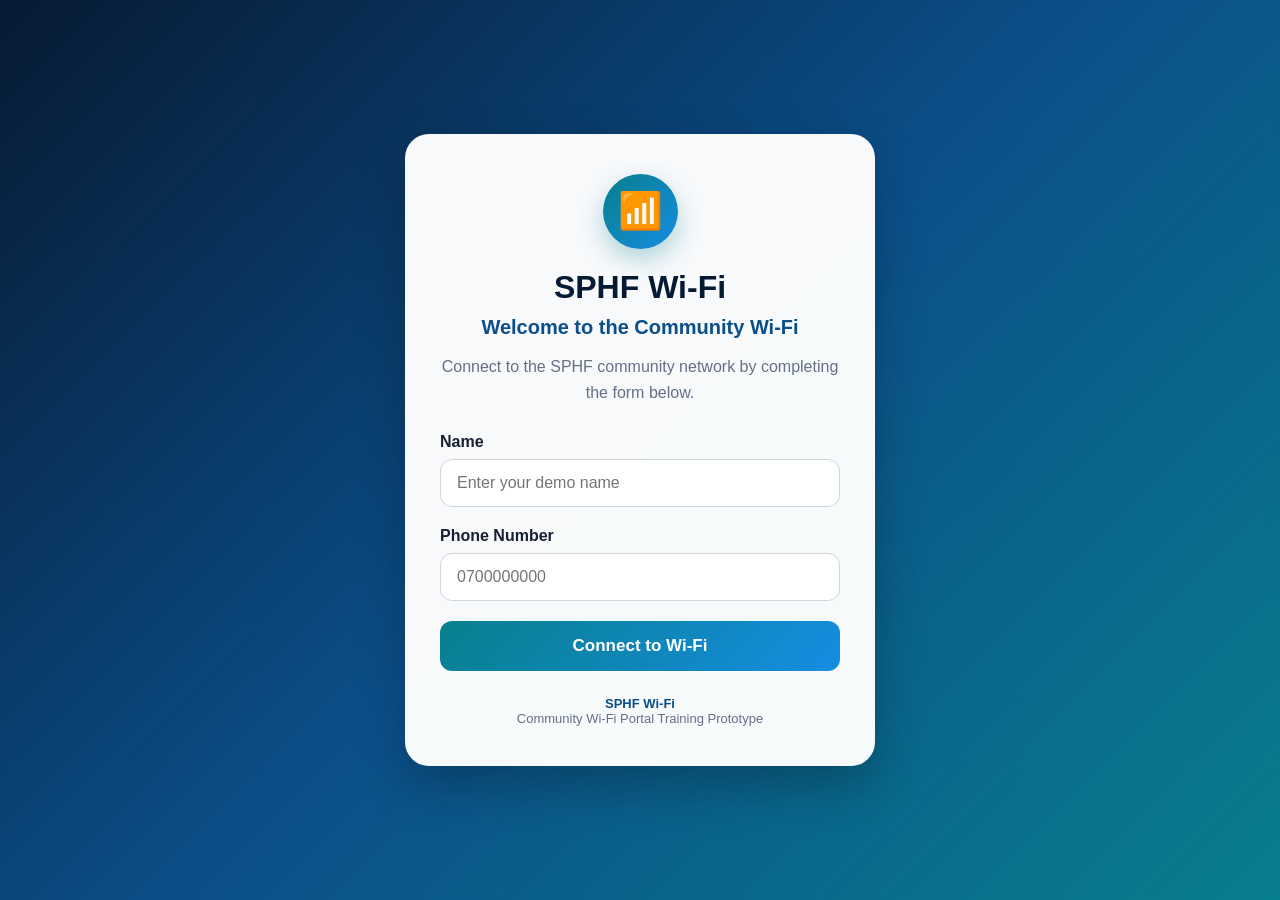
<file: portal/index.html>
<!DOCTYPE html>
<html lang="en">
<head>
    <meta charset="UTF-8">
    <meta name="viewport" content="width=device-width, initial-scale=1.0">

    <title>SPHF Wi-Fi Portal</title>

    <link rel="stylesheet" href="style.css">
</head>

<body>

    <main class="portal">

        <section class="portal-card">

            <!-- Wi-Fi Logo -->
            <div class="wifi-logo">
                📶
            </div>

            <!-- Main Heading -->
            <h1>SPHF Wi-Fi</h1>

            <h2>Welcome to the Community Wi-Fi</h2>

            <p class="portal-description">
                Connect to the SPHF community network by
                completing the form below.
            </p>

            <!-- Connection Form -->
            <form id="wifiForm">

                <div class="form-group">
                    <label for="name">Name</label>

                    <input
                        type="text"
                        id="name"
                        name="name"
                        placeholder="Enter your demo name"
                        required
                    >
                </div>

                <div class="form-group">
                    <label for="phone">Phone Number</label>

                    <input
                        type="tel"
                        id="phone"
                        name="phone"
                        placeholder="0700000000"
                        required
                    >
                </div>

                <button
                    type="submit"
                    class="connect-btn"
                >
                    Connect to Wi-Fi
                </button>

            </form>

            <!-- Footer -->
            <div class="portal-footer">
                <strong>SPHF Wi-Fi</strong><br>
                Community Wi-Fi Portal Training Prototype
            </div>

        </section>

    </main>

    <script src="script.js"></script>

</body>
</html>
</file>
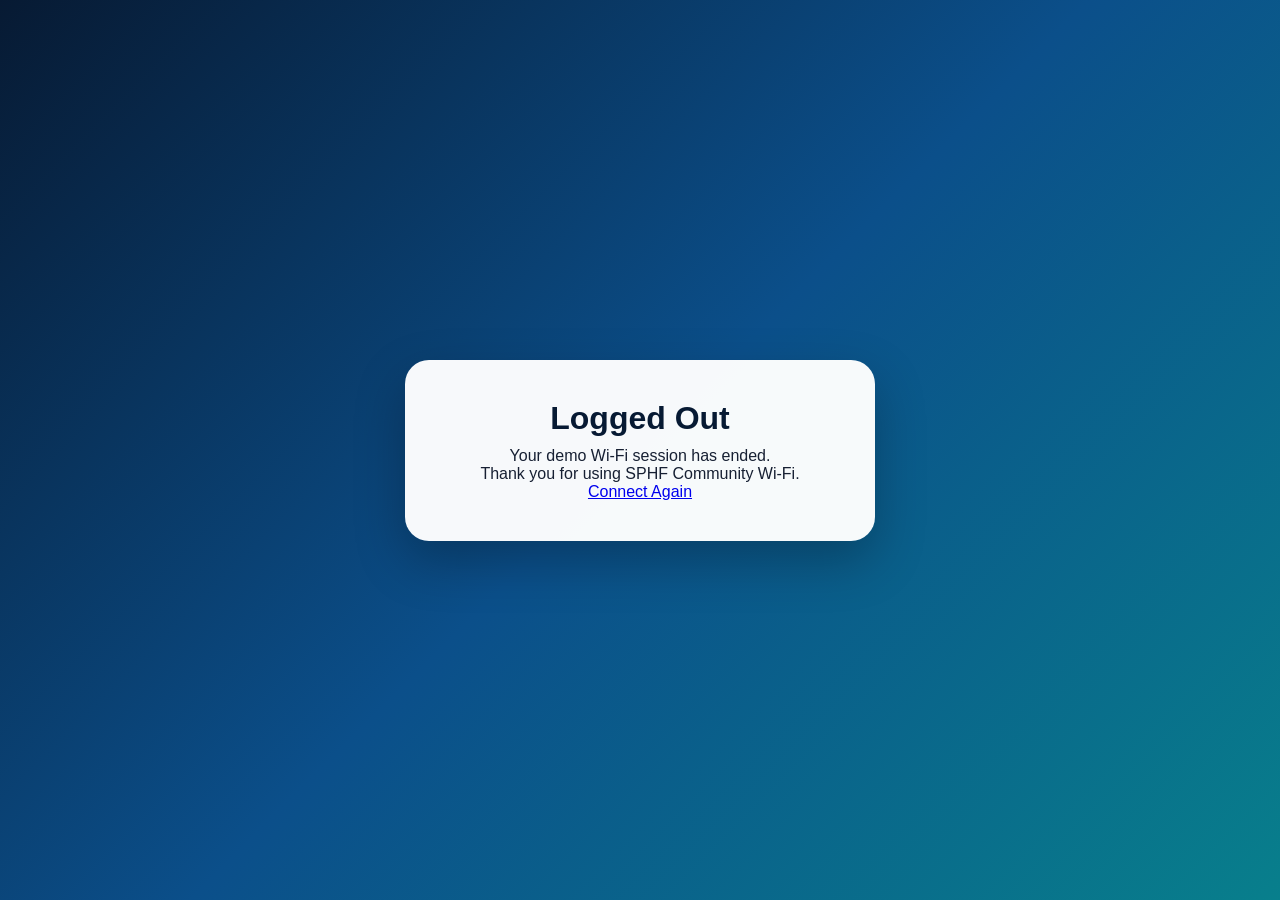
<file: portal/logout.html>
<!DOCTYPE html>
<html lang="en">

<head>
    <meta charset="UTF-8">
    <meta name="viewport" content="width=device-width, initial-scale=1.0">

    <title>Logout | SPHF Wi-Fi</title>

    <link rel="stylesheet" href="style.css">
</head>

<body>

    <main class="portal">

        <section class="portal-card">

            <h1>Logged Out</h1>

            <p class="welcome">
                Your demo Wi-Fi session has ended.
            </p>

            <p>
                Thank you for using SPHF Community Wi-Fi.
            </p>

            <a href="index.html" class="button-link">
                Connect Again
            </a>

        </section>

    </main>

</body>
</html>
</file>
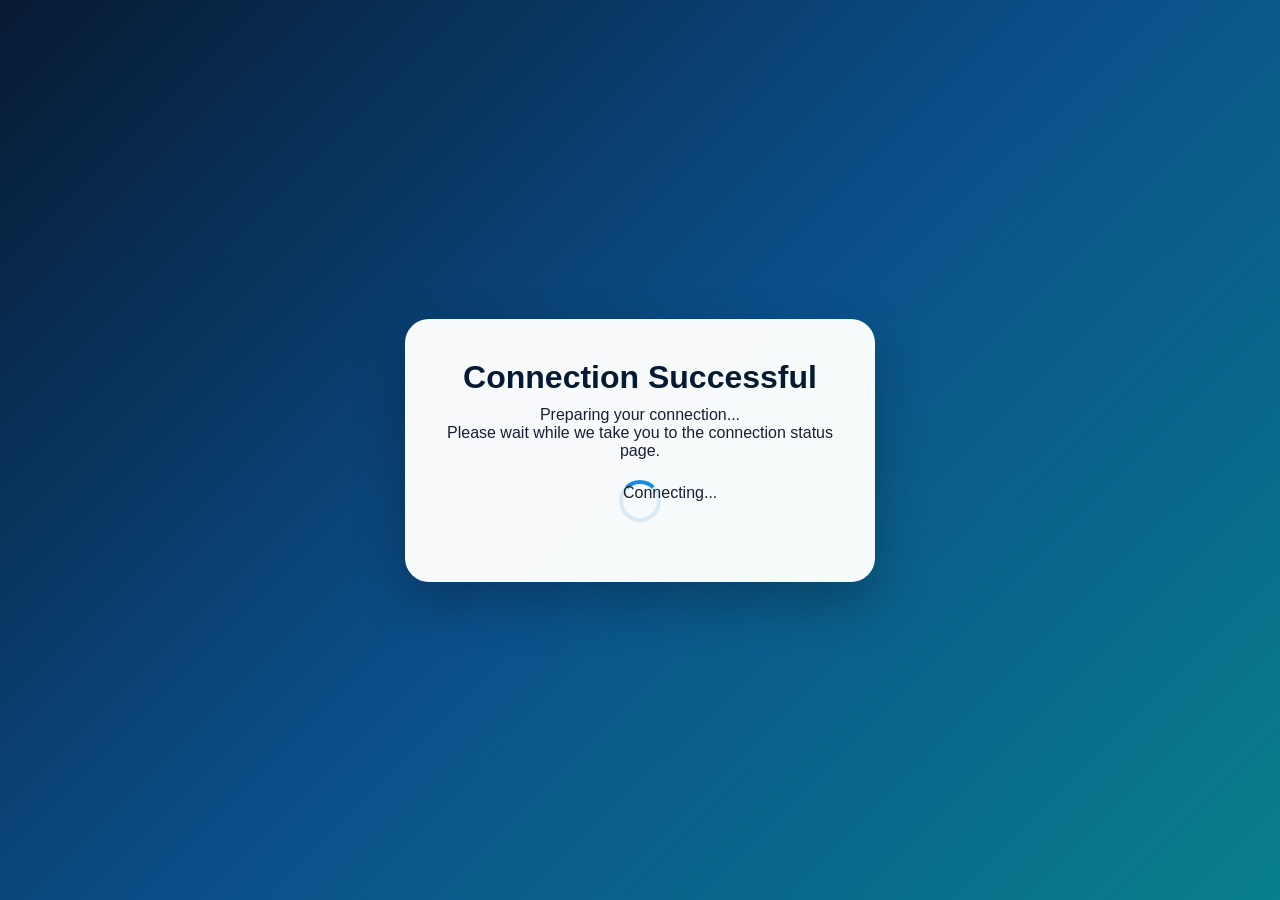
<file: portal/redirect.html>
<!DOCTYPE html>
<html lang="en">

<head>
    <meta charset="UTF-8">
    <meta name="viewport" content="width=device-width, initial-scale=1.0">

    <title>Redirecting | SPHF Wi-Fi</title>

    <link rel="stylesheet" href="style.css">
</head>

<body>

    <main class="portal">

        <section class="portal-card">

            <h1>Connection Successful</h1>

            <p class="welcome">
                Preparing your connection...
            </p>

            <p>
                Please wait while we take you to the
                connection status page.
            </p>

            <div class="loading">
                Connecting...
            </div>

        </section>

    </main>

    <script>
        setTimeout(function () {
            window.location.href = "status.html";
        }, 2000);
    </script>

</body>
</html>
</file>
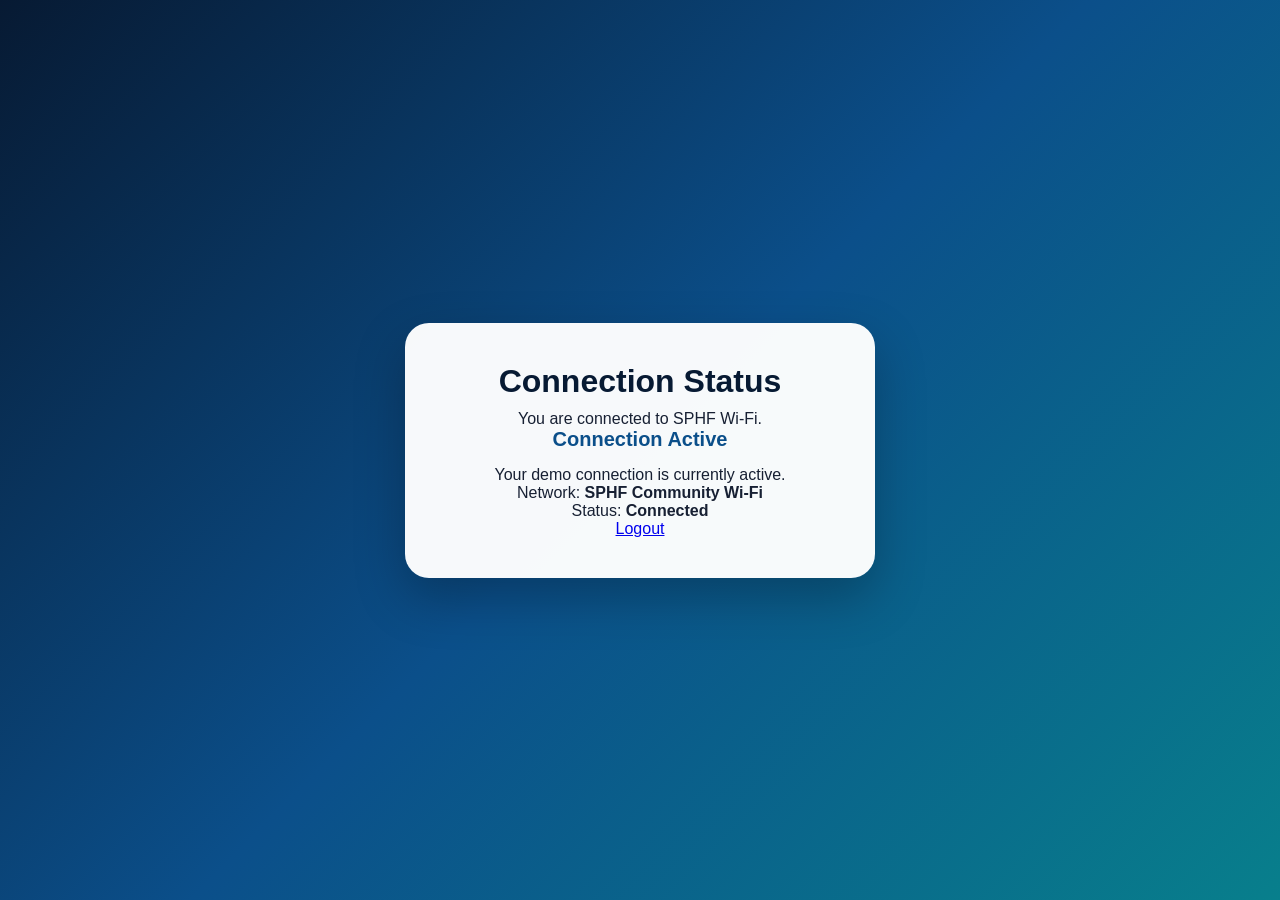
<file: portal/status.html>
<!DOCTYPE html>
<html lang="en">

<head>
    <meta charset="UTF-8">
    <meta name="viewport" content="width=device-width, initial-scale=1.0">

    <title>Wi-Fi Status | SPHF</title>

    <link rel="stylesheet" href="style.css">
</head>

<body>

    <main class="portal">

        <section class="portal-card">

            <h1>Connection Status</h1>

            <p class="welcome">
                You are connected to SPHF Wi-Fi.
            </p>

            <div class="status-box">

                <h2>Connection Active</h2>

                <p>
                    Your demo connection is currently active.
                </p>

                <p>
                    Network: <strong>SPHF Community Wi-Fi</strong>
                </p>

                <p>
                    Status: <strong>Connected</strong>
                </p>

            </div>

            <a href="logout.html" class="button-link">
                Logout
            </a>

        </section>

    </main>

</body>
</html>
</file>
<file: portal/style.css>
/* =========================================
   SPHF WI-FI PORTAL
   Main Stylesheet
   ========================================= */

* {
    margin: 0;
    padding: 0;
    box-sizing: border-box;
}

body {
    min-height: 100vh;
    font-family: Arial, Helvetica, sans-serif;
    background: linear-gradient(135deg, #071a33, #0b4f8a, #087f8c);
    display: flex;
    align-items: center;
    justify-content: center;
    padding: 25px;
    color: #172033;
}

/* Main portal container */

.portal {
    width: 100%;
    max-width: 470px;
}

/* Portal card */

.portal-card {
    background: rgba(255, 255, 255, 0.97);
    border-radius: 24px;
    padding: 40px 35px;
    box-shadow: 0 20px 50px rgba(0, 0, 0, 0.25);
    text-align: center;
}

/* Wi-Fi logo */

.wifi-logo {
    width: 75px;
    height: 75px;
    margin: 0 auto 20px;
    border-radius: 50%;
    background: linear-gradient(135deg, #087f8c, #168de2);
    display: flex;
    align-items: center;
    justify-content: center;
    font-size: 36px;
    color: white;
    box-shadow: 0 10px 25px rgba(8, 127, 140, 0.3);
}

/* Heading */

.portal-card h1 {
    font-size: 32px;
    margin-bottom: 10px;
    color: #071a33;
}

.portal-card h2 {
    font-size: 20px;
    margin-bottom: 15px;
    color: #0b4f8a;
}

/* Description */

.portal-description {
    color: #667085;
    line-height: 1.6;
    margin-bottom: 28px;
}

/* Form */

.form-group {
    text-align: left;
    margin-bottom: 20px;
}

.form-group label {
    display: block;
    font-weight: bold;
    margin-bottom: 8px;
    color: #172033;
}

.form-group input {
    width: 100%;
    padding: 14px 16px;
    border: 1px solid #d0d5dd;
    border-radius: 12px;
    font-size: 16px;
    outline: none;
    transition: 0.3s;
}

.form-group input:focus {
    border-color: #168de2;
    box-shadow: 0 0 0 4px rgba(22, 141, 226, 0.12);
}

/* Connect button */

.connect-btn {
    width: 100%;
    border: none;
    padding: 15px;
    border-radius: 12px;
    background: linear-gradient(135deg, #087f8c, #168de2);
    color: white;
    font-size: 17px;
    font-weight: bold;
    cursor: pointer;
    transition: 0.3s;
}

.connect-btn:hover {
    transform: translateY(-2px);
    box-shadow: 0 10px 20px rgba(22, 141, 226, 0.3);
}

.connect-btn:active {
    transform: translateY(0);
}

/* Footer */

.portal-footer {
    margin-top: 25px;
    font-size: 13px;
    color: #667085;
}

.portal-footer strong {
    color: #0b4f8a;
}

/* Status messages */

.message {
    padding: 13px;
    border-radius: 10px;
    margin-bottom: 20px;
    font-size: 14px;
}

.success {
    background: #e8f7ee;
    color: #18794e;
}

.error {
    background: #fdecec;
    color: #b42318;
}

/* Connection status */

.status-card {
    text-align: center;
}

.status-icon {
    width: 70px;
    height: 70px;
    margin: 0 auto 20px;
    border-radius: 50%;
    background: #e8f7ee;
    color: #18794e;
    display: flex;
    align-items: center;
    justify-content: center;
    font-size: 32px;
}

/* Secondary buttons */

.secondary-btn {
    display: inline-block;
    width: 100%;
    padding: 14px;
    margin-top: 12px;
    border-radius: 12px;
    text-decoration: none;
    background: #eef4f8;
    color: #0b4f8a;
    font-weight: bold;
    transition: 0.3s;
}

.secondary-btn:hover {
    background: #dcebf4;
}

/* Loading animation */

.loading {
    width: 42px;
    height: 42px;
    margin: 20px auto;
    border: 4px solid #d9eaf5;
    border-top: 4px solid #168de2;
    border-radius: 50%;
    animation: spin 1s linear infinite;
}

@keyframes spin {
    to {
        transform: rotate(360deg);
    }
}

/* Mobile design */

@media (max-width: 600px) {

    body {
        padding: 15px;
    }

    .portal-card {
        padding: 30px 22px;
        border-radius: 20px;
    }

    .portal-card h1 {
        font-size: 28px;
    }

    .portal-card h2 {
        font-size: 18px;
    }

    .wifi-logo {
        width: 65px;
        height: 65px;
        font-size: 30px;
    }
}
</file>
